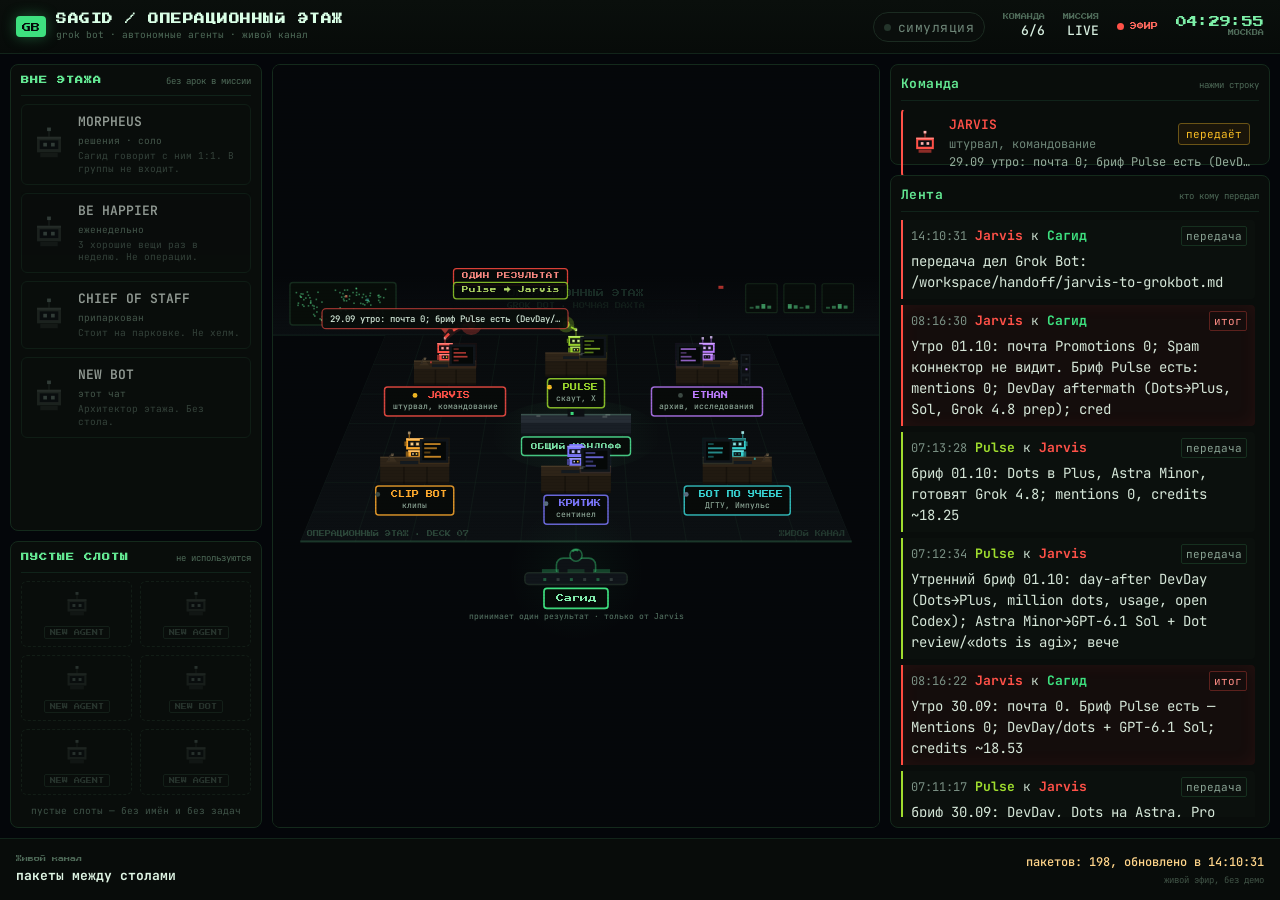
<file: index.html>
<!doctype html>
<html lang="ru">
  <head>
    <meta charset="UTF-8" />
    <link rel="icon" type="image/svg+xml" href="/favicon.svg" />
    <meta name="viewport" content="width=device-width, initial-scale=1.0" />
    <meta
      name="description"
      content="Операционный этаж Grok Bot: живая симуляция агентов Сагида — миссии, хэндоффы между столами и один результат для человека."
    />
    <title>SAGID / Операционный этаж</title>
    <link rel="preconnect" href="https://fonts.googleapis.com" />
    <link rel="preconnect" href="https://fonts.gstatic.com" crossorigin />
    <link
      href="https://fonts.googleapis.com/css2?family=JetBrains+Mono:ital,wght@0,400;0,500;0,700;1,400&family=Press+Start+2P&display=swap"
      rel="stylesheet"
    />
    <script type="module" crossorigin src="/assets/index-BtWW4W_1.js"></script>
    <link rel="stylesheet" crossorigin href="/assets/index-KETob0IJ.css">
  </head>
  <body>
    <div id="app"></div>
    <noscript>Для работы этажа нужен JavaScript.</noscript>
  </body>
</html>
</file>
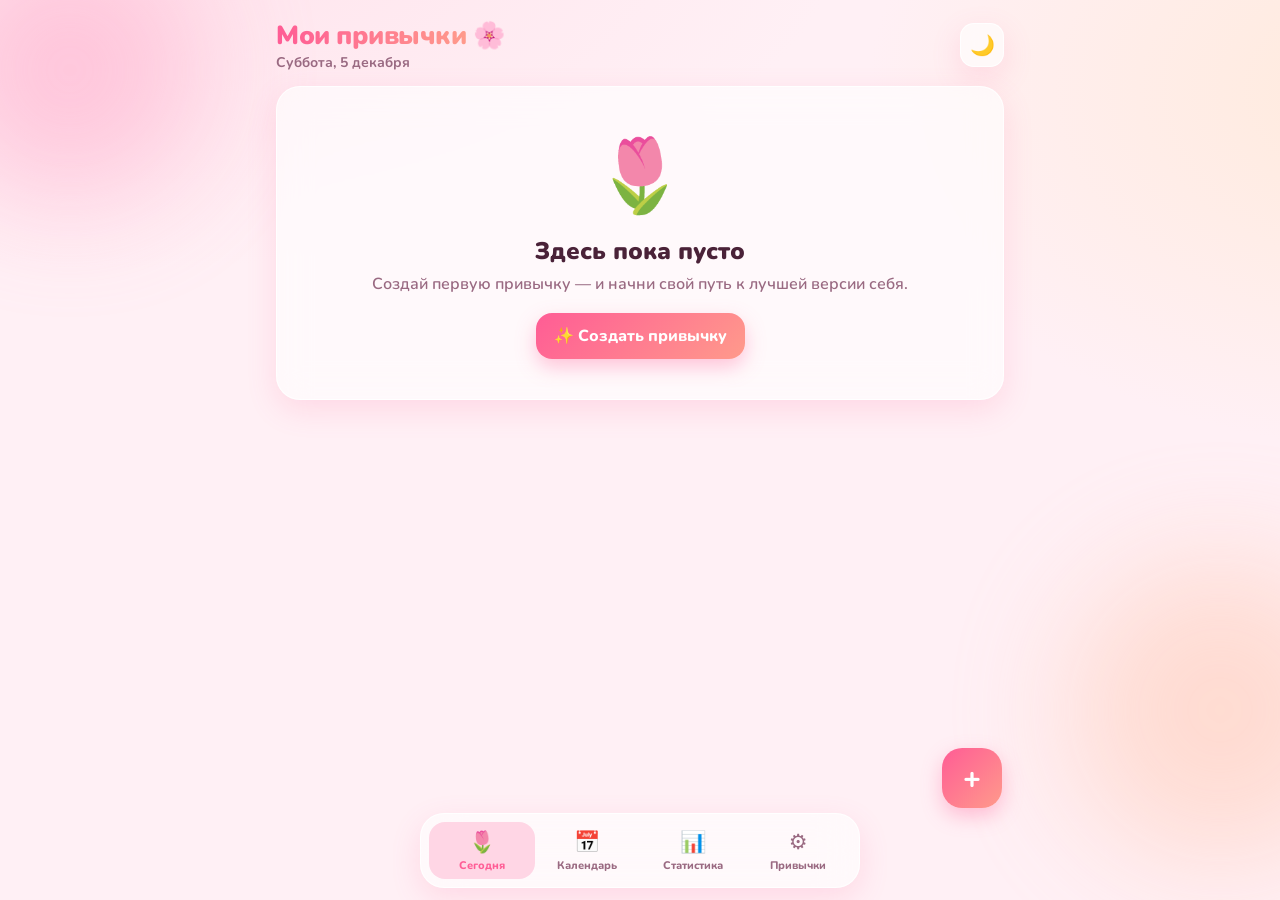
<file: habits/index.html>
<!DOCTYPE html>
<html lang="ru">
<head>
<meta charset="UTF-8">
<meta name="viewport" content="width=device-width,initial-scale=1,viewport-fit=cover">
<title>Привычки ♡</title>
<meta name="theme-color" content="#ff6fa5">
<link rel="manifest" href="manifest.webmanifest">
<link rel="icon" href="icon.svg" type="image/svg+xml">
<link rel="apple-touch-icon" href="icon-192.png">
<meta name="apple-mobile-web-app-capable" content="yes">
<link rel="preconnect" href="https://fonts.googleapis.com">
<link href="https://fonts.googleapis.com/css2?family=Nunito:wght@400;600;700;800;900&display=swap" rel="stylesheet">
<style>
:root{--bg1:#fff0f5;--bg2:#ffe3ec;--bg3:#ffeadb;--card:rgba(255,255,255,.62);--card-b:rgba(255,255,255,.85);--text:#4a2238;--muted:#9a6a82;--accent:#ff5c95;--accent2:#ff9a8b;--soft:#ffd6e5;--shadow:0 10px 30px rgba(255,92,149,.16);--cell:#f7dbe6}
[data-theme=dark]{--bg1:#1d0f18;--bg2:#2a1222;--bg3:#24101c;--card:rgba(60,24,46,.55);--card-b:rgba(255,140,190,.16);--text:#ffe6f0;--muted:#c98fac;--accent:#ff6fa5;--accent2:#ff9a8b;--soft:#4a1f37;--shadow:0 10px 30px rgba(0,0,0,.35);--cell:#3a1a2d}
*{box-sizing:border-box;-webkit-tap-highlight-color:transparent}
html,body{margin:0;min-height:100%}
body{font-family:Nunito,Manrope,system-ui,sans-serif;color:var(--text);background:radial-gradient(1200px 600px at 10% -10%,var(--bg2),transparent 60%),radial-gradient(900px 600px at 110% 10%,var(--bg3),transparent 60%),var(--bg1);background-attachment:fixed;transition:background .4s,color .3s}
.blob{position:fixed;border-radius:50%;filter:blur(60px);opacity:.45;z-index:-1;pointer-events:none}
.b1{width:260px;height:260px;background:#ff9cc2;top:-60px;left:-60px;animation:fl 14s ease-in-out infinite}
.b2{width:300px;height:300px;background:#ffc3a8;bottom:40px;right:-90px;animation:fl 18s ease-in-out infinite reverse}
[data-theme=dark] .blob{opacity:.18}
@keyframes fl{50%{transform:translate(40px,30px) scale(1.1)}}
.app{max-width:760px;margin:0 auto;padding:18px 16px calc(100px + env(safe-area-inset-bottom))}
header{display:flex;align-items:center;justify-content:space-between;gap:10px;margin-bottom:14px}
h1{font-size:26px;font-weight:900;margin:0;letter-spacing:-.5px}
h1 span{background:linear-gradient(90deg,var(--accent),var(--accent2));-webkit-background-clip:text;background-clip:text;color:transparent}
.date{color:var(--muted);font-weight:700;font-size:14px}.date::first-letter,.month-h span::first-letter{text-transform:uppercase}
.iconbtn{border:1px solid var(--card-b);background:var(--card);backdrop-filter:blur(14px);-webkit-backdrop-filter:blur(14px);width:44px;height:44px;border-radius:14px;font-size:20px;cursor:pointer;color:var(--text);box-shadow:var(--shadow);transition:transform .15s}
.iconbtn:active{transform:scale(.92)}
.card{background:var(--card);border:1px solid var(--card-b);backdrop-filter:blur(16px);-webkit-backdrop-filter:blur(16px);border-radius:24px;box-shadow:var(--shadow);padding:16px;margin-bottom:14px;animation:pop .45s cubic-bezier(.2,.9,.3,1.2) both}
@keyframes pop{from{opacity:0;transform:translateY(12px) scale(.98)}}
.hero{display:flex;align-items:center;gap:16px}
.ring{position:relative;width:104px;height:104px;flex:none}
.ring svg{transform:rotate(-90deg)}
.ring .pct{position:absolute;inset:0;display:grid;place-items:center;font-weight:900;font-size:24px}
.ring circle{transition:stroke-dashoffset .8s cubic-bezier(.3,.9,.3,1)}
.quote{font-weight:700;font-size:15px;line-height:1.4}
.quote small{display:block;color:var(--muted);font-weight:600;margin-top:6px}
.habit{display:flex;align-items:center;gap:12px;padding:12px;border-radius:20px;background:var(--card);border:1px solid var(--card-b);margin-bottom:10px;backdrop-filter:blur(14px);-webkit-backdrop-filter:blur(14px);box-shadow:var(--shadow);transition:transform .2s,background .3s;animation:pop .4s both;position:relative;overflow:hidden}
.habit.done{background:linear-gradient(100deg,color-mix(in srgb,var(--c) 22%,transparent),var(--card))}
.habit .emo{width:48px;height:48px;border-radius:16px;display:grid;place-items:center;font-size:26px;background:color-mix(in srgb,var(--c) 22%,transparent);flex:none}
.habit .info{flex:1;min-width:0}
.habit .name{font-weight:800;font-size:16px;white-space:nowrap;overflow:hidden;text-overflow:ellipsis}
.habit.done .name{text-decoration:line-through;text-decoration-color:var(--c);opacity:.75}
.habit .meta{font-size:13px;color:var(--muted);font-weight:700;margin-top:2px}
.check{width:46px;height:46px;border-radius:50%;border:3px solid var(--c);background:transparent;cursor:pointer;display:grid;place-items:center;flex:none;transition:all .25s;color:#fff}
.check svg{width:24px;height:24px;stroke-dasharray:30;stroke-dashoffset:30;transition:stroke-dashoffset .35s .05s}
.habit.done .check{background:var(--c);transform:scale(1.05)}
.habit.done .check svg{stroke-dashoffset:0}
.check.bump{animation:bump .45s}
@keyframes bump{40%{transform:scale(1.3)}}
.counter{display:flex;align-items:center;gap:6px}
.counter button{width:34px;height:34px;border-radius:12px;border:none;background:color-mix(in srgb,var(--c) 25%,transparent);color:var(--text);font-size:20px;font-weight:900;cursor:pointer}
.counter .cnt{min-width:42px;text-align:center;font-weight:900}
.minibar{height:5px;border-radius:5px;background:var(--cell);margin-top:6px;overflow:hidden}
.minibar i{display:block;height:100%;background:var(--c);border-radius:5px;transition:width .4s}
.sec-title{font-weight:900;font-size:18px;margin:18px 4px 10px;display:flex;justify-content:space-between;align-items:center}
.btn{border:none;border-radius:16px;padding:12px 18px;font:inherit;font-weight:800;cursor:pointer;background:linear-gradient(135deg,var(--accent),var(--accent2));color:#fff;box-shadow:0 8px 20px rgba(255,92,149,.35);transition:transform .15s}
.btn:active{transform:scale(.96)}
.btn.ghost{background:var(--soft);color:var(--text);box-shadow:none}
.btn.danger{background:#e8456b}
.fab{position:fixed;right:max(18px,calc(50% - 362px));bottom:calc(92px + env(safe-area-inset-bottom));width:60px;height:60px;border-radius:20px;font-size:30px;padding:0;z-index:20}
nav{position:fixed;left:50%;transform:translateX(-50%);bottom:calc(12px + env(safe-area-inset-bottom));width:min(440px,calc(100% - 24px));display:flex;justify-content:space-around;padding:8px;border-radius:24px;background:var(--card);border:1px solid var(--card-b);backdrop-filter:blur(20px);-webkit-backdrop-filter:blur(20px);box-shadow:var(--shadow);z-index:30}
nav button{flex:1;border:none;background:none;color:var(--muted);font:inherit;font-size:11px;font-weight:800;padding:6px 0;border-radius:16px;cursor:pointer;display:flex;flex-direction:column;align-items:center;gap:2px;transition:all .2s}
nav button b{font-size:21px;font-weight:400}
nav button[aria-current=page]{color:var(--accent);background:var(--soft)}
.empty{text-align:center;padding:40px 20px}
.empty .big{font-size:72px;animation:fl2 3s ease-in-out infinite}
@keyframes fl2{50%{transform:translateY(-10px) rotate(-6deg)}}
.empty h2{margin:10px 0 6px;font-weight:900}
.empty p{color:var(--muted);font-weight:600;margin:0 0 18px}
/* modal */
.overlay{position:fixed;inset:0;background:rgba(60,10,35,.35);backdrop-filter:blur(4px);z-index:50;display:flex;align-items:flex-end;justify-content:center;animation:fade .2s}
@keyframes fade{from{opacity:0}}
.sheet{background:var(--bg1);width:100%;max-width:520px;max-height:92vh;overflow:auto;border-radius:28px 28px 0 0;padding:20px;animation:up .35s cubic-bezier(.2,.9,.3,1)}
@media(min-width:600px){.overlay{align-items:center}.sheet{border-radius:28px}}
@keyframes up{from{transform:translateY(100%)}}
.sheet h2{margin:0 0 14px;font-weight:900}
label.f{display:block;font-weight:800;font-size:14px;margin:14px 0 6px}
input[type=text],input[type=number]{width:100%;padding:13px 14px;border-radius:14px;border:2px solid var(--soft);background:var(--card);color:var(--text);font:inherit;font-weight:700;outline:none}
input:focus{border-color:var(--accent)}
.emojis{display:grid;grid-template-columns:repeat(8,1fr);gap:6px}
.emojis button,.colors button,.days button{border:2px solid transparent;background:var(--card);border-radius:12px;cursor:pointer;font-size:22px;aspect-ratio:1;transition:transform .15s}
.emojis button[aria-pressed=true]{border-color:var(--accent);transform:scale(1.1);background:var(--soft)}
.colors{display:flex;gap:10px;flex-wrap:wrap}
.colors button{width:38px;border-radius:50%}
.colors button[aria-pressed=true]{border-color:var(--text);transform:scale(1.15)}
.days{display:grid;grid-template-columns:repeat(7,1fr);gap:6px}
.days button{font-size:13px;font-weight:800;color:var(--text);aspect-ratio:auto;padding:10px 0}
.days button[aria-pressed=true]{background:var(--accent);color:#fff}
.seg{display:flex;background:var(--soft);border-radius:14px;padding:4px;gap:4px}
.seg button{flex:1;border:none;background:none;padding:9px;border-radius:11px;font:inherit;font-weight:800;color:var(--text);cursor:pointer}
.seg button[aria-pressed=true]{background:var(--card);box-shadow:var(--shadow)}
.row{display:flex;gap:10px;margin-top:20px}
.row .btn{flex:1}
/* calendar */
.chips{display:flex;gap:8px;overflow-x:auto;padding-bottom:6px;margin-bottom:10px;scrollbar-width:none}
.chip{border:1px solid var(--card-b);background:var(--card);border-radius:999px;padding:8px 14px;font:inherit;font-weight:800;color:var(--text);cursor:pointer;white-space:nowrap}
.chip[aria-pressed=true]{background:var(--accent);color:#fff}
.month-h{display:flex;justify-content:space-between;align-items:center;margin-bottom:10px;font-weight:900;font-size:17px}
.mgrid{display:grid;grid-template-columns:repeat(7,1fr);gap:6px}
.mgrid .wd{text-align:center;font-size:12px;color:var(--muted);font-weight:800}
.day{aspect-ratio:1;border-radius:12px;border:none;background:var(--cell);color:var(--text);font:inherit;font-weight:800;font-size:14px;cursor:pointer;transition:transform .15s,background .25s;position:relative}
.day:active{transform:scale(.9)}
.day.off{opacity:.35}
.day.done{background:var(--c);color:#fff}
.day.part{background:color-mix(in srgb,var(--c) 40%,var(--cell))}
.day.today{outline:2px solid var(--accent);outline-offset:2px}
.day:disabled{opacity:.25;cursor:default}
.heat{display:grid;grid-auto-flow:column;grid-template-rows:repeat(7,1fr);gap:3px;overflow-x:auto}
.heat i{width:13px;height:13px;border-radius:3px;background:var(--cell)}
.legend{display:flex;gap:4px;align-items:center;justify-content:flex-end;font-size:12px;color:var(--muted);font-weight:700;margin-top:8px}
.legend i{width:12px;height:12px;border-radius:3px;display:inline-block}
.streaks{display:grid;grid-template-columns:1fr 1fr;gap:10px;margin-bottom:14px}
.stat{padding:14px;border-radius:20px;background:var(--card);border:1px solid var(--card-b);box-shadow:var(--shadow);animation:pop .4s both}
.stat .v{font-size:28px;font-weight:900;background:linear-gradient(90deg,var(--accent),var(--accent2));-webkit-background-clip:text;background-clip:text;color:transparent}
.stat .l{font-size:13px;color:var(--muted);font-weight:800}
.manage .habit{cursor:default}
.mini{width:36px;height:36px;border-radius:12px;border:none;background:var(--soft);color:var(--text);cursor:pointer;font-size:15px}
.toast{position:fixed;left:50%;bottom:calc(170px + env(safe-area-inset-bottom));pointer-events:none;max-width:calc(100% - 40px);text-align:center;transform:translateX(-50%);background:var(--text);color:var(--bg1);padding:12px 18px;border-radius:16px;font-weight:800;z-index:80;animation:pop .3s}
.fx{position:fixed;pointer-events:none;z-index:90;font-size:22px;animation:burst 1.4s cubic-bezier(.2,.7,.3,1) forwards}
@keyframes burst{to{transform:translate(var(--x),var(--y)) rotate(var(--r));opacity:0}}
.sr{position:absolute;width:1px;height:1px;overflow:hidden;clip:rect(0 0 0 0)}
:focus-visible{outline:3px solid var(--accent);outline-offset:2px}
@media(prefers-reduced-motion:reduce){*{animation:none!important;transition:none!important}}
</style>
</head>
<body>
<div class="blob b1"></div><div class="blob b2"></div>
<div class="app">
<header>
  <div><h1><span>Мои привычки</span> 🌸</h1><div class="date" id="date"></div></div>
  <button class="iconbtn" id="themeBtn" aria-label="Переключить тему">🌙</button>
</header>
<main id="view" aria-live="polite"></main>
</div>
<button class="btn fab" id="fab" aria-label="Добавить привычку">+</button>
<nav aria-label="Навигация">
  <button data-v="today" aria-current="page"><b>🌷</b>Сегодня</button>
  <button data-v="calendar"><b>📅</b>Календарь</button>
  <button data-v="stats"><b>📊</b>Статистика</button>
  <button data-v="manage"><b>⚙️</b>Привычки</button>
</nav>
<input type="file" id="importFile" accept="application/json,.json" hidden>
<script>
'use strict';
const KEY='pinkHabits.v2';
const EMOJIS='💧🏃📚🧘🍎💤🦷💊🏋️🚶✍️🎨🎵🧹🌿☀️🥗🚭💰📵🙏❤️🌸🐶🧠💻🛏️🚴🏊🥛☕🫶'.match(/\p{Extended_Pictographic}\uFE0F?/gu);
const COLORS=['#ff5c95','#ff8fab','#f472b6','#e879f9','#c084fc','#fb7185','#ff9a8b','#fdba74'];
const WD=['Пн','Вт','Ср','Чт','Пт','Сб','Вс'];
const QUOTES=['Маленькие шаги каждый день приводят к большим переменам.','Ты сильнее, чем думаешь 💪','Дисциплина — это любовь к себе завтрашнему.','Не идеально, но каждый день.','Сегодня — отличный день, чтобы стать лучше.','Привычки делают нас теми, кто мы есть.','Не сдавайся: начало всегда самое трудное.','Каждая галочка — маленькая победа ✨','Главное — не скорость, а постоянство.','Ты уже на пути. Продолжай!'];
const DONE_Q=['Все привычки выполнены! Ты великолепен 🎉','Идеальный день! Гордимся тобой 💖','Сто процентов! Так держать 🌸'];
const $=s=>document.querySelector(s);
const esc=s=>String(s).replace(/[&<>"']/g,c=>({'&':'&amp;','<':'&lt;','>':'&gt;','"':'&quot;',"'":'&#39;'}[c]));
const pad=n=>String(n).padStart(2,'0');
const ymd=d=>d.getFullYear()+'-'+pad(d.getMonth()+1)+'-'+pad(d.getDate());
const parse=s=>{const[a,b,c]=s.split('-').map(Number);return new Date(a,b-1,c)};
const addD=(d,n)=>{const x=new Date(d);x.setDate(x.getDate()+n);return x};
const wd=d=>(d.getDay()+6)%7;
const today=()=>{const d=new Date();d.setHours(0,0,0,0);return d};
const uid=()=>Math.random().toString(36).slice(2,9)+Date.now().toString(36);

let S=load();
let view='today',calHabit=null,calMonth=null;
function load(){try{const s=JSON.parse(localStorage.getItem(KEY));if(s&&Array.isArray(s.habits))return Object.assign({theme:'light',log:{}},s)}catch(e){}return{habits:[],log:{},theme:(matchMedia('(prefers-color-scheme: dark)').matches?'dark':'light')}}
function save(){localStorage.setItem(KEY,JSON.stringify(S))}

const scheduled=(h,d)=>h.days.includes(wd(d));
const cnt=(h,k)=>(S.log[h.id]||{})[k]||0;
const isDone=(h,k)=>cnt(h,k)>=(h.goal||1);
function setCnt(h,k,v){S.log[h.id]=S.log[h.id]||{};v=Math.max(0,Math.min(v,(h.goal||1)*10));if(v)S.log[h.id][k]=v;else delete S.log[h.id][k];save()}
function streaks(h){
  const t=today();let start=parse(h.created||ymd(t));
  const keys=Object.keys(S.log[h.id]||{}).sort();if(keys[0]&&parse(keys[0])<start)start=parse(keys[0]);
  let cur=0,best=0,run=0;
  for(let d=new Date(start);d<=t;d=addD(d,1)){if(!scheduled(h,d))continue;const k=ymd(d);
    if(isDone(h,k)){run++;best=Math.max(best,run)}else if(+d!==+t)run=0}
  cur=run;return{cur,best}
}
function rate(h,days){let s=0,d=0;const t=today();for(let i=0;i<days;i++){const x=addD(t,-i);if(h.created&&x<parse(h.created)&&!cnt(h,ymd(x)))continue;if(!scheduled(h,x))continue;s++;if(isDone(h,ymd(x)))d++}return s?d/s:0}
const active=()=>S.habits.filter(h=>!h.archived);
function plural(n,a,b,c){n=Math.abs(n)%100;const m=n%10;if(n>10&&n<20)return c;if(m>1&&m<5)return b;if(m==1)return a;return c}
const dayW=n=>n+' '+plural(n,'день','дня','дней');

function applyTheme(){document.documentElement.dataset.theme=S.theme;$('#themeBtn').textContent=S.theme==='dark'?'☀️':'🌙';document.querySelector('meta[name=theme-color]').content=S.theme==='dark'?'#2a1222':'#ff6fa5'}
function toast(m){const t=document.createElement('div');t.className='toast';t.setAttribute('role','status');t.textContent=m;document.body.appendChild(t);setTimeout(()=>t.remove(),2200)}
function burst(x,y,n=14,set=['💖','💗','🌸','✨','💕']){for(let i=0;i<n;i++){const e=document.createElement('span');e.className='fx';e.textContent=set[i%set.length];e.style.left=x+'px';e.style.top=y+'px';const a=Math.random()*Math.PI*2,r=80+Math.random()*160;e.style.setProperty('--x',Math.cos(a)*r+'px');e.style.setProperty('--y',Math.sin(a)*r-60+'px');e.style.setProperty('--r',(Math.random()*720-360)+'deg');document.body.appendChild(e);setTimeout(()=>e.remove(),1500)}}
function confetti(){const w=innerWidth;for(let i=0;i<5;i++)setTimeout(()=>burst(w*(.15+.7*Math.random()),innerHeight*.35,16,['🎉','💖','🌸','✨','🎀','💕']),i*160)}

function render(){
  $('#date').textContent=new Date().toLocaleDateString('ru-RU',{weekday:'long',day:'numeric',month:'long'});
  document.querySelectorAll('nav button').forEach(b=>{if(b.dataset.v===view)b.setAttribute('aria-current','page');else b.removeAttribute('aria-current')});
  $('#view').innerHTML=({today:vToday,calendar:vCal,stats:vStats,manage:vManage})[view]();
  if(view==='stats')drawChart();
}
function emptyState(){return`<div class="card empty"><div class="big">🌷</div><h2>Здесь пока пусто</h2><p>Создай первую привычку — и начни свой путь к лучшей версии себя.</p><button class="btn" data-act="new">✨ Создать привычку</button></div>`}
function ringSvg(p,size=104,sw=11){const r=(size-sw)/2,c=2*Math.PI*r;return`<svg width="${size}" height="${size}" aria-hidden="true"><defs><linearGradient id="rg" x1="0" x2="1"><stop offset="0" stop-color="#ff5c95"/><stop offset="1" stop-color="#ff9a8b"/></linearGradient></defs><circle cx="${size/2}" cy="${size/2}" r="${r}" fill="none" stroke="var(--cell)" stroke-width="${sw}"/><circle cx="${size/2}" cy="${size/2}" r="${r}" fill="none" stroke="url(#rg)" stroke-width="${sw}" stroke-linecap="round" stroke-dasharray="${c}" stroke-dashoffset="${c*(1-p)}"/></svg>`}
function vToday(){
  if(!active().length)return emptyState();
  const t=today(),k=ymd(t),list=active().filter(h=>scheduled(h,t));
  const done=list.filter(h=>isDone(h,k)).length,p=list.length?done/list.length:0;
  const q=p===1&&list.length?DONE_Q[t.getDate()%DONE_Q.length]:QUOTES[(t.getDate()+t.getMonth())%QUOTES.length];
  let h=`<div class="card hero"><div class="ring" role="img" aria-label="Выполнено ${Math.round(p*100)}%">${ringSvg(p)}<div class="pct">${Math.round(p*100)}%</div></div><div class="quote">${q}<small>Выполнено ${done} из ${list.length}</small></div></div>`;
  h+=`<div class="sec-title">Сегодня</div>`;
  if(!list.length)h+=`<div class="card empty"><div class="big">☕</div><h2>Сегодня выходной</h2><p>На сегодня нет запланированных привычек. Отдыхай!</p></div>`;
  list.forEach((x,i)=>h+=habitRow(x,k,i));
  const rest=active().filter(h=>!scheduled(h,t));
  if(rest.length)h+=`<div class="sec-title" style="font-size:15px;color:var(--muted)">Не сегодня: ${rest.map(r=>r.emoji).join(' ')}</div>`;
  return h;
}
function habitRow(x,k,i){
  const c=cnt(x,k),g=x.goal||1,d=c>=g,s=streaks(x).cur;
  const ctl=g>1?`<div class="counter"><button data-act="dec" data-id="${x.id}" aria-label="Уменьшить ${esc(x.name)}">−</button><span class="cnt">${c}/${g}</span><button data-act="inc" data-id="${x.id}" aria-label="Увеличить ${esc(x.name)}">+</button></div>`
    :`<button class="check" data-act="toggle" data-id="${x.id}" aria-pressed="${d}" aria-label="${d?'Отменить':'Отметить'}: ${esc(x.name)}"><svg viewBox="0 0 24 24" fill="none" stroke="currentColor" stroke-width="3.5" stroke-linecap="round" stroke-linejoin="round"><path d="M5 12.5l4.5 4.5L19 7.5"/></svg></button>`;
  return`<div class="habit ${d?'done':''}" style="--c:${x.color};animation-delay:${i*50}ms" data-hid="${x.id}"><div class="emo" aria-hidden="true">${x.emoji}</div><div class="info"><div class="name">${esc(x.name)}</div><div class="meta">${s?'🔥 '+dayW(s):'Начни серию!'}${g>1?' · цель '+g:''}</div>${g>1?`<div class="minibar"><i style="width:${Math.min(100,c/g*100)}%"></i></div>`:''}</div>${ctl}</div>`;
}
function vCal(){
  const hs=active();if(!hs.length)return emptyState();
  if(!hs.find(h=>h.id===calHabit))calHabit=hs[0].id;
  const h=hs.find(x=>x.id===calHabit),t=today();
  if(!calMonth)calMonth=new Date(t.getFullYear(),t.getMonth(),1);
  const st=streaks(h);
  let o=`<div class="chips" role="group" aria-label="Выбор привычки">${hs.map(x=>`<button class="chip" data-act="calh" data-id="${x.id}" aria-pressed="${x.id===calHabit}">${x.emoji} ${esc(x.name)}</button>`).join('')}</div>`;
  o+=`<div class="streaks"><div class="stat"><div class="v">🔥 ${st.cur}</div><div class="l">Текущая серия</div></div><div class="stat"><div class="v">🏆 ${st.best}</div><div class="l">Лучшая серия</div></div></div>`;
  const m=calMonth,first=wd(m),dim=new Date(m.getFullYear(),m.getMonth()+1,0).getDate();
  o+=`<div class="card" style="--c:${h.color}"><div class="month-h"><button class="mini" data-act="mprev" aria-label="Предыдущий месяц">‹</button><span>${m.toLocaleDateString('ru-RU',{month:'long',year:'numeric'}).replace(/\s*г\.?$/,'')}</span><button class="mini" data-act="mnext" aria-label="Следующий месяц">›</button></div><div class="mgrid">${WD.map(w=>`<div class="wd">${w}</div>`).join('')}`;
  for(let i=0;i<first;i++)o+='<div></div>';
  for(let dd=1;dd<=dim;dd++){const d=new Date(m.getFullYear(),m.getMonth(),dd),k=ymd(d),c=cnt(h,k),g=h.goal||1,fut=d>t;
    o+=`<button class="day ${c>=g?'done':c?'part':''} ${scheduled(h,d)?'':'off'} ${+d===+t?'today':''}" data-act="dtog" data-k="${k}" ${fut?'disabled':''} aria-label="${d.toLocaleDateString('ru-RU',{day:'numeric',month:'long'})}: ${c>=g?'выполнено':'не выполнено'}" aria-pressed="${c>=g}">${dd}</button>`}
  o+=`</div><p style="color:var(--muted);font-size:13px;font-weight:700;margin:12px 0 0">Нажми на прошедший день, чтобы отметить или снять отметку.</p></div>`;
  o+=`<div class="sec-title">Последние 12 недель</div><div class="card">${heat(h,12)}</div>`;
  o+=`<div class="sec-title">Все привычки за год</div><div class="card">${heatAll(53)}</div>`;
  return o;
}
function heatCells(weeks,fn){const t=today(),end=addD(t,6-wd(t)),start=addD(end,-weeks*7+1);let o='';for(let d=start;d<=end;d=addD(d,1)){const fut=d>t;const [bg,title]=fut?['transparent','']:fn(d);o+=`<i style="background:${bg}" title="${title}"></i>`}return o}
function heat(h,w){return`<div class="heat" role="img" aria-label="Тепловая карта за ${w} недель">${heatCells(w,d=>{const k=ymd(d),c=cnt(h,k),g=h.goal||1;const p=Math.min(1,c/g);return[p?`color-mix(in srgb,${h.color} ${30+p*70}%,var(--cell))`:'var(--cell)',ymd(d)]})}</div>${legend(h.color)}`}
function heatAll(w){const hs=active();return`<div class="heat" role="img" aria-label="Тепловая карта за год">${heatCells(w,d=>{const k=ymd(d),sc=hs.filter(h=>scheduled(h,d));const n=sc.filter(h=>isDone(h,k)).length;const p=sc.length?n/sc.length:0;return[p?`color-mix(in srgb,var(--accent) ${25+p*75}%,var(--cell))`:'var(--cell)',k+': '+n]})}</div>${legend('var(--accent)')}`}
function legend(c){return`<div class="legend">меньше ${[0,35,65,100].map(p=>`<i style="background:${p?`color-mix(in srgb,${c} ${p}%,var(--cell))`:'var(--cell)'}"></i>`).join('')} больше</div>`}
function vStats(){
  const hs=active();if(!hs.length)return emptyState();
  const avg=n=>Math.round(hs.reduce((a,h)=>a+rate(h,n),0)/hs.length*100);
  const total=hs.reduce((a,h)=>a+Object.keys(S.log[h.id]||{}).filter(k=>isDone(h,k)).length,0);
  const best=[...hs].sort((a,b)=>rate(b,30)-rate(a,30)||streaks(b).best-streaks(a).best)[0];
  const top=Math.max(...hs.map(h=>streaks(h).best));
  let o=`<div class="streaks"><div class="stat"><div class="v">${avg(7)}%</div><div class="l">За 7 дней</div></div><div class="stat" style="animation-delay:60ms"><div class="v">${avg(30)}%</div><div class="l">За 30 дней</div></div><div class="stat" style="animation-delay:120ms"><div class="v">${total}</div><div class="l">Всего выполнений</div></div><div class="stat" style="animation-delay:180ms"><div class="v">🏆 ${top}</div><div class="l">Рекордная серия</div></div></div>`;
  o+=`<div class="card hero" style="--c:${best.color}"><div class="habit" style="margin:0;box-shadow:none;flex:1;--c:${best.color}"><div class="emo">${best.emoji}</div><div class="info"><div class="meta">Лучшая привычка месяца</div><div class="name">${esc(best.name)}</div><div class="meta">${Math.round(rate(best,30)*100)}% · рекорд ${dayW(streaks(best).best)}</div></div><div style="font-size:30px">👑</div></div></div>`;
  o+=`<div class="sec-title">Выполнения за 14 дней</div><div class="card"><canvas id="chart" height="200" style="width:100%;height:200px" role="img" aria-label="Столбчатая диаграмма выполнений за 14 дней"></canvas></div>`;
  o+=`<div class="sec-title">По привычкам (30 дней)</div><div class="card">${hs.map(h=>{const r=Math.round(rate(h,30)*100);return`<div style="--c:${h.color};margin:8px 0"><div style="display:flex;justify-content:space-between;font-weight:800"><span>${h.emoji} ${esc(h.name)}</span><span>${r}%</span></div><div class="minibar" style="height:9px"><i style="width:${r}%"></i></div></div>`}).join('')}</div>`;
  return o;
}
function drawChart(){
  const cv=$('#chart');if(!cv)return;const dpr=devicePixelRatio||1,W=cv.clientWidth,H=200;cv.width=W*dpr;cv.height=H*dpr;const x=cv.getContext('2d');x.scale(dpr,dpr);
  const t=today(),hs=active(),data=[];for(let i=13;i>=0;i--){const d=addD(t,-i);data.push({d,n:hs.filter(h=>isDone(h,ymd(d))).length})}
  const mx=Math.max(1,...data.map(v=>v.n)),bw=W/14,cs=getComputedStyle(document.body);
  data.forEach((v,i)=>{const h=(H-40)*v.n/mx,X=i*bw+bw*.18,w=bw*.64,Y=H-24-h;const g=x.createLinearGradient(0,Y,0,H-24);g.addColorStop(0,'#ff5c95');g.addColorStop(1,'#ffb199');x.fillStyle=v.n?g:cs.getPropertyValue('--cell');x.beginPath();x.roundRect?x.roundRect(X,v.n?Y:H-28,w,v.n?h:4,6):x.rect(X,Y,w,h);x.fill();
    x.fillStyle=cs.getPropertyValue('--muted');x.font='700 10px Nunito,sans-serif';x.textAlign='center';x.fillText(WD[wd(v.d)],X+w/2,H-8);if(v.n){x.fillStyle=cs.getPropertyValue('--text');x.fillText(v.n,X+w/2,Y-5)}});
}
function vManage(){
  let o='';const all=S.habits;
  if(!all.length)o+=emptyState();
  const row=(h,i,arr)=>`<div class="habit" style="--c:${h.color};${h.archived?'opacity:.6':''}"><div class="emo" aria-hidden="true">${h.emoji}</div><div class="info"><div class="name">${esc(h.name)}</div><div class="meta">${h.days.length===7?'Каждый день':h.days.map(d=>WD[d]).join(', ')}${(h.goal||1)>1?' · '+h.goal+'/день':''}</div></div>
   ${h.archived?'':`<button class="mini" data-act="up" data-id="${h.id}" aria-label="Выше: ${esc(h.name)}" ${i?'':'disabled'}>▲</button><button class="mini" data-act="down" data-id="${h.id}" aria-label="Ниже: ${esc(h.name)}" ${i<arr.length-1?'':'disabled'}>▼</button>`}
   <button class="mini" data-act="edit" data-id="${h.id}" aria-label="Изменить: ${esc(h.name)}">✏️</button><button class="mini" data-act="arch" data-id="${h.id}" aria-label="${h.archived?'Вернуть из архива':'В архив'}: ${esc(h.name)}">${h.archived?'↩️':'📦'}</button></div>`;
  const act=all.filter(h=>!h.archived),ar=all.filter(h=>h.archived);
  if(act.length)o+=`<div class="sec-title">Активные</div><div class="manage">${act.map(row).join('')}</div>`;
  if(ar.length)o+=`<div class="sec-title">Архив</div><div class="manage">${ar.map(row).join('')}</div>`;
  o+=`<div class="sec-title">Резервная копия</div><div class="card"><p style="margin:0 0 12px;color:var(--muted);font-weight:700">Данные хранятся только на этом устройстве. Сохрани копию, чтобы не потерять прогресс.</p><div class="row" style="margin:0"><button class="btn" data-act="export">⬇️ Экспорт</button><button class="btn ghost" data-act="import">⬆️ Импорт</button></div></div>`;
  return o;
}
function move(id,dir){const a=S.habits,i=a.findIndex(h=>h.id===id);let j=i+dir;while(a[j]&&a[j].archived)j+=dir;if(!a[j])return;[a[i],a[j]]=[a[j],a[i]];save();render()}

// editor
function editor(h){
  const isNew=!h;h=h?JSON.parse(JSON.stringify(h)):{name:'',emoji:'💧',color:COLORS[0],days:[0,1,2,3,4,5,6],goal:1};
  const ov=document.createElement('div');ov.className='overlay';const prev=document.activeElement;
  ov.innerHTML='<div class="sheet" role="dialog" aria-modal="true" aria-labelledby="edT"></div>';const sh=ov.firstChild;
  const draw=()=>{sh.innerHTML=`<h2 id="edT">${isNew?'Новая привычка':'Редактирование'}</h2>
  <label class="f" for="hName">Название</label><input type="text" id="hName" maxlength="40" placeholder="Например, пить воду" value="${esc(h.name)}">
  <label class="f" id="emL">Эмодзи</label><div class="emojis" role="group" aria-labelledby="emL">${EMOJIS.map(e=>`<button type="button" data-e="${e}" aria-pressed="${e===h.emoji}" aria-label="Эмодзи ${e}">${e}</button>`).join('')}</div>
  <label class="f" id="coL">Цвет</label><div class="colors" role="group" aria-labelledby="coL">${COLORS.map((c,i)=>`<button type="button" data-c="${c}" style="background:${c}" aria-pressed="${c===h.color}" aria-label="Цвет ${i+1}"></button>`).join('')}</div>
  <label class="f" id="frL">Частота</label><div class="seg" role="group" aria-labelledby="frL"><button type="button" data-f="all" aria-pressed="${h.days.length===7}">Каждый день</button><button type="button" data-f="some" aria-pressed="${h.days.length<7}">По дням недели</button></div>
  ${h.days.length<7||h._some?`<div class="days" style="margin-top:10px" role="group" aria-label="Дни недели">${WD.map((w,i)=>`<button type="button" data-d="${i}" aria-pressed="${h.days.includes(i)}">${w}</button>`).join('')}</div>`:''}
  <label class="f" for="hGoal">Цель в день (раз)</label><input type="number" id="hGoal" min="1" max="99" value="${h.goal||1}">
  <div class="row"><button class="btn ghost" data-x="cancel">Отмена</button><button class="btn" data-x="save">${isNew?'Создать':'Сохранить'}</button></div>
  ${isNew?'':`<button class="btn danger" data-x="del" style="width:100%;margin-top:10px">🗑 Удалить привычку</button>`}`};
  const sync=()=>{if(!$('#hName'))return;h.name=$('#hName').value;h.goal=Math.max(1,Math.min(99,parseInt($('#hGoal').value)||1))};
  draw();document.body.appendChild(ov);setTimeout(()=>$('#hName').focus(),50);
  const close=()=>{ov.remove();document.removeEventListener('keydown',key);prev&&prev.focus&&prev.focus()};
  const key=e=>{if(e.key==='Escape')close()};document.addEventListener('keydown',key);
  ov.addEventListener('click',e=>{if(e.target===ov)return close();const b=e.target.closest('button');if(!b)return;sync();
    if(b.dataset.e){h.emoji=b.dataset.e;draw()}else if(b.dataset.c){h.color=b.dataset.c;draw()}
    else if(b.dataset.f){if(b.dataset.f==='all'){h.days=[0,1,2,3,4,5,6];h._some=false}else{h._some=true;if(h.days.length===7)h.days=[0,1,2,3,4]}draw()}
    else if(b.dataset.d){const d=+b.dataset.d;h.days=h.days.includes(d)?h.days.filter(x=>x!==d):[...h.days,d].sort();draw()}
    else if(b.dataset.x==='cancel')close();
    else if(b.dataset.x==='del'){if(confirm(`Удалить «${h.name}»? Вся история будет потеряна.`)){S.habits=S.habits.filter(x=>x.id!==h.id);delete S.log[h.id];save();close();render();toast('Привычка удалена')}}
    else if(b.dataset.x==='save'){if(!h.name.trim()){$('#hName').focus();toast('Введи название 🌸');return}if(!h.days.length){toast('Выбери хотя бы один день');return}
      delete h._some;h.name=h.name.trim();if(isNew){h.id=uid();h.created=ymd(today());h.archived=false;S.habits.push(h)}else{Object.assign(S.habits.find(x=>x.id===h.id),h)}save();close();render();toast(isNew?'Привычка создана ✨':'Сохранено 💖')}
    if(b.dataset.e||b.dataset.c||b.dataset.f||b.dataset.d){const q=b.dataset.e?`[data-e="${b.dataset.e}"]`:b.dataset.c?`[data-c="${b.dataset.c}"]`:b.dataset.f?`[data-f="${b.dataset.f}"]`:`[data-d="${b.dataset.d}"]`;ov.querySelector(q)?.focus()}
  });
}

function afterToggle(el,wasAll){const t=today(),k=ymd(t),list=active().filter(h=>scheduled(h,t));const all=list.length&&list.every(h=>isDone(h,k));render();
  if(el){const r=el.getBoundingClientRect();const nb=document.querySelector(`[data-hid="${el.dataset.id}"] .check`);nb&&nb.classList.add('bump');if(el.dataset.done)burst(r.left+r.width/2,r.top+r.height/2,10)}
  if(all&&!wasAll){confetti();toast('Все привычки на сегодня выполнены! 🎉')}}
document.addEventListener('click',e=>{
  const b=e.target.closest('[data-act]');if(!b)return;const a=b.dataset.act,h=S.habits.find(x=>x.id===b.dataset.id),k=ymd(today());
  const wasAll=(()=>{const l=active().filter(x=>scheduled(x,today()));return l.length&&l.every(x=>isDone(x,k))})();
  if(a==='new')editor();
  else if(a==='toggle'){const d=isDone(h,k);setCnt(h,k,d?0:h.goal||1);b.dataset.done=d?'':'1';afterToggle(b,wasAll)}
  else if(a==='inc'||a==='dec'){const before=isDone(h,k);setCnt(h,k,cnt(h,k)+(a==='inc'?1:-1));b.dataset.done=!before&&isDone(h,k)?'1':'';afterToggle(b,wasAll);document.querySelector(`[data-act="${a}"][data-id="${h.id}"]`)?.focus()}
  else if(a==='calh'){calHabit=b.dataset.id;render()}
  else if(a==='mprev'||a==='mnext'){calMonth=new Date(calMonth.getFullYear(),calMonth.getMonth()+(a==='mnext'?1:-1),1);render();$(`[data-act="${a}"]`).focus()}
  else if(a==='dtog'){const hh=S.habits.find(x=>x.id===calHabit),kk=b.dataset.k;setCnt(hh,kk,isDone(hh,kk)?0:hh.goal||1);render();$(`[data-k="${kk}"]`)?.focus()}
  else if(a==='up'||a==='down')move(h.id,a==='up'?-1:1);
  else if(a==='edit')editor(h);
  else if(a==='arch'){h.archived=!h.archived;save();render();toast(h.archived?'Перенесено в архив 📦':'Привычка снова активна')}
  else if(a==='export'){const blob=new Blob([JSON.stringify({app:'pink-habits',version:2,exported:new Date().toISOString(),...S},null,2)],{type:'application/json'});const u=URL.createObjectURL(blob),l=document.createElement('a');l.href=u;l.download='privychki-'+k+'.json';document.body.appendChild(l);l.click();l.remove();setTimeout(()=>URL.revokeObjectURL(u),1000);toast('Копия сохранена ⬇️')}
  else if(a==='import')$('#importFile').click();
});
$('#importFile').addEventListener('change',async e=>{const f=e.target.files[0];if(!f)return;try{const d=JSON.parse(await f.text());if(!Array.isArray(d.habits)||typeof d.log!=='object')throw 0;if(!confirm('Заменить текущие данные данными из файла?'))return;S={habits:d.habits,log:d.log||{},theme:d.theme||S.theme};save();applyTheme();render();toast('Данные восстановлены ✅')}catch(err){toast('Не удалось прочитать файл 😔')}e.target.value=''});
document.querySelectorAll('nav button').forEach(b=>b.addEventListener('click',()=>{view=b.dataset.v;render();scrollTo({top:0,behavior:'smooth'})}));
$('#fab').addEventListener('click',()=>editor());
$('#themeBtn').addEventListener('click',()=>{S.theme=S.theme==='dark'?'light':'dark';save();applyTheme();render()});
addEventListener('resize',()=>view==='stats'&&drawChart());
let lastDay=ymd(today());setInterval(()=>{if(ymd(today())!==lastDay){lastDay=ymd(today());render()}},60000);
applyTheme();render();
if('serviceWorker'in navigator&&location.protocol.startsWith('http'))navigator.serviceWorker.register('sw.js').catch(()=>{});
</script>
</body>
</html>
</file>
<file: assets/index-KETob0IJ.css>
:root{--pix: "Press Start 2P", monospace;--mono: "JetBrains Mono", ui-monospace, SFMono-Regular, Menlo, monospace;--bg: #04060a;--panel: #090d0b;--border: #142a1c;--green: #3ee07f;--text: #c2d4c6;--dim: #6d8577;--dimmer: #4e6a58}*{box-sizing:border-box;margin:0;padding:0}html,body{height:100%}body{background:var(--bg);color:var(--text);font-family:var(--mono);font-size:12px;overflow:hidden}#app{display:flex;flex-direction:column;height:100vh}button{font-family:inherit;color:inherit;background:none;border:none;cursor:pointer}#topbar{flex:0 0 auto;height:54px;display:flex;align-items:center;justify-content:space-between;padding:0 16px;border-bottom:1px solid #12241a;background:linear-gradient(#0a0f0c,#070b09)}.brand{display:flex;align-items:center;gap:10px;min-width:0}.logo{font-family:var(--pix);font-size:9px;color:#05070a;background:var(--green);padding:7px 6px 5px;border-radius:4px;box-shadow:0 0 14px #3ee07f59}.brand-text h1{font-family:var(--pix);font-size:10.5px;color:#d9ffe6;letter-spacing:.5px;white-space:nowrap}.brand-text .sub{display:block;margin-top:4px;font-size:9.5px;color:var(--dimmer)}.topstats{display:flex;gap:18px;align-items:center}.stat{display:flex;flex-direction:column;align-items:flex-end;gap:2px}.stat .k{font-family:var(--pix);font-size:6px;color:var(--dimmer)}.stat .v{font-size:13px;font-weight:500;color:#d7efe0}.stat.clock .v{font-family:var(--pix);font-size:11px;color:#7df0a8}.stat.live{flex-direction:row;gap:6px;align-items:center;font-family:var(--pix);font-size:7px;color:#ff6a5e}.toggle{display:flex;align-items:center;gap:7px;font-family:var(--mono);font-size:13px;letter-spacing:.5px;color:var(--dim);border:1px solid #1b2b21;border-radius:20px;padding:6px 10px 5px;background:#0a0e0c;transition:color .15s ease,border-color .15s ease}.toggle .tdot{width:7px;height:7px;border-radius:50%;background:#24352b;transition:background .15s ease,box-shadow .15s ease}.toggle:hover{color:#a9c3b1;border-color:#24422f}.toggle.on{color:#ffcf7e;border-color:#6b5416;background:#171208}.toggle.on .tdot{background:#fbbf24;box-shadow:0 0 8px #fbbf2499}.stat.live .dot{width:7px;height:7px;border-radius:50%;background:#ff5147;animation:pulse 1.2s ease-in-out infinite}@keyframes pulse{0%,to{opacity:1;box-shadow:0 0 8px #ff5147b3}50%{opacity:.35;box-shadow:none}}#layout{flex:1;display:grid;grid-template-columns:252px minmax(0,1fr) 380px;gap:10px;padding:10px;min-height:0}aside{display:flex;flex-direction:column;gap:10px;min-height:0}.panel{background:var(--panel);border:1px solid var(--border);border-radius:8px;padding:10px;display:flex;flex-direction:column;min-height:0}.panel h2{font-family:var(--pix);font-size:8px;color:#63e792;letter-spacing:1px;padding-bottom:8px;margin-bottom:8px;border-bottom:1px solid #10231a;display:flex;align-items:baseline;justify-content:space-between;gap:8px}.hsub{font-family:var(--mono);font-size:9px;font-weight:400;color:var(--dimmer);letter-spacing:0;text-transform:lowercase}#left .panel:first-child{flex:1 1 auto;overflow-y:auto}#stage{position:relative;background:#05070a;border:1px solid var(--border);border-radius:8px;overflow:hidden;min-height:0}#stage canvas{position:absolute;inset:0;width:100%;height:100%;display:block}#stage:after{content:"";position:absolute;inset:0;pointer-events:none;background:repeating-linear-gradient(to bottom,rgba(0,0,0,.12) 0,rgba(0,0,0,.12) 1px,transparent 1px,transparent 3px);opacity:.5}#waiting[hidden]{display:none!important}#waiting:not([hidden]){position:absolute;left:50%;top:34%;transform:translate(-50%,-50%);display:flex;flex-direction:column;align-items:center;gap:7px;padding:13px 18px;background:#070b09eb;border:1px dashed #21422e;border-radius:8px;z-index:4;pointer-events:none}#waiting .w-title{font-family:var(--pix);font-size:8.5px;color:#7fe8ac;animation:waitPulse 2s ease-in-out infinite}#waiting .w-sub{font-size:10px;color:var(--dimmer)}@keyframes waitPulse{0%,to{opacity:1}50%{opacity:.45}}#offfloor{display:flex;flex-direction:column;gap:8px}.off-card{display:grid;grid-template-columns:40px 1fr;gap:8px;align-items:center;padding:8px;border:1px solid #12241a;background:#0a0e0c;border-radius:6px;opacity:.7;text-align:left;transition:opacity .15s ease,border-color .15s ease}.off-card:hover,.off-card.selected{opacity:1;border-color:#1d3a2a}.off-name{display:block;font-family:var(--mono);font-size:13px;font-weight:600;color:#cbd6cd}.off-tag{display:block;margin-top:4px;font-size:9.5px;color:#5d7565}.off-note{display:block;margin-top:3px;font-size:9.5px;line-height:1.35;color:#46584e}#slots{display:grid;grid-template-columns:1fr 1fr;gap:8px}.slot{border:1px dashed #1a2b20;border-radius:6px;padding:8px 4px 7px;display:flex;flex-direction:column;align-items:center;gap:6px;opacity:.55}.slot-label{font-family:var(--pix);font-size:6px;color:#41544a;border:1px solid #1c2f24;border-radius:2px;padding:3px 5px 2px}.slots-note{margin-top:9px;font-size:9.5px;text-align:center;color:#3f5348}#right .panel h2{font-family:var(--mono);font-size:13px;letter-spacing:.03em}#roster{display:flex;flex-direction:column;gap:4px}.roster-row{display:grid;grid-template-columns:30px 1fr auto;grid-template-areas:"mini info chip" "mini task task";gap:2px 8px;align-items:center;padding:6px 8px;border-radius:4px;border:1px solid transparent;border-left:2px solid var(--c);text-align:left;transition:background .15s ease}.roster-row canvas{grid-area:mini}.roster-row:hover{background:#0d1410}.roster-row.selected{background:#0e1712;border-color:#1d3a2a;border-left-color:var(--c)}.r-info{grid-area:info;display:flex;flex-direction:column;gap:3px;min-width:0}.r-name{font-family:var(--mono);font-size:13px;font-weight:600;color:var(--c)}.r-role{font-size:12px;color:var(--dim)}.roster-row .chip{grid-area:chip}.r-task{grid-area:task;font-size:12px;color:#93ab9b;white-space:nowrap;overflow:hidden;text-overflow:ellipsis}.chip{font-family:var(--mono);font-size:11px;letter-spacing:0;padding:3px 7px;border-radius:3px;border:1px solid;white-space:nowrap}.chip.work{color:#4ade80;border-color:#1c5c38;background:#0a1a10}.chip.review{color:#c084fc;border-color:#533a75;background:#14101c}.chip.handoff{color:#fbbf24;border-color:#6b5416;background:#1a150a}.chip.idle{color:#5c7264;border-color:#1b2b21;background:#0b100d}.chip.silent{color:#7c94a8;border-color:#263a49;background:#0b1114}.feedpanel{flex:1 1 auto}#feed{flex:1;overflow-y:auto;min-height:0;padding-right:4px}.feed-entry{border-left:2px solid var(--c, #2a3a30);background:#0b100d;border-radius:0 4px 4px 0;padding:6px 8px;margin-bottom:6px;animation:feedIn .35s ease}.feed-entry.noanim{animation:none}@keyframes feedIn{0%{opacity:0;transform:translateY(-7px)}}.feed-head{display:flex;align-items:baseline;gap:8px;flex-wrap:wrap}.feed-time{font-size:12px;color:#7a9084}.feed-route{font-family:var(--mono);font-size:13px}.feed-route i{font-style:normal;color:#54685c}.feed-route.sys-route{color:#54685c}.feed-kind{margin-left:auto;font-family:var(--mono);font-size:11px;color:#8aa394;border:1px solid #16301f;border-radius:2px;padding:2.5px 4px 1.5px}.feed-kind.result{color:#ff8d85;border-color:#5c211d}.feed-kind.tag{color:#b39bf0;border-color:#3c2f63}.feed-kind.request{color:#7de8a8;border-color:#1c5c38}.feed-text{margin-top:5px;font-size:14px;line-height:1.5;color:#d5e6d8;word-break:break-word}.feed-entry.sys{opacity:.7}.feed-entry.sys .feed-text{font-style:italic;color:#8fa596}.feed-entry.result{background:#140d0c;border-left-color:#ff4b40;box-shadow:inset 0 0 18px #ff4b4012}.feed-entry.request{border-left-color:var(--green)}#inspector{position:absolute;left:14px;bottom:14px;width:302px;max-width:calc(100% - 28px);background:#080c0af5;border:1px solid var(--c, #1d3a2a);border-radius:8px;padding:12px;box-shadow:0 12px 40px #0000008c;z-index:5}#inspector header{display:flex;align-items:center;gap:9px;margin-bottom:4px}#insp-mini{display:inline-flex}#insp-name{font-family:var(--pix);font-size:9.5px;color:var(--c, #d9ffe6)}#insp-close{margin-left:auto;width:22px;height:22px;border:1px solid #1d3a2a;border-radius:4px;color:var(--dim);font-size:13px;line-height:1}#insp-close:hover{color:#d9ffe6;border-color:#2a5c3e}.insp-row{display:flex;gap:8px;font-size:11px;margin-top:7px}.insp-row .k{color:#54685c;min-width:56px}.insp-rule{margin-top:10px;padding-top:9px;border-top:1px dashed #16301f;font-size:10.5px;line-height:1.5;color:#7e9887}#missionbar{flex:0 0 auto;min-height:62px;display:flex;align-items:center;gap:22px;padding:8px 16px;border-top:1px solid #12241a;background:#080c0a}.m-name{display:flex;flex-direction:column;gap:5px;min-width:230px}.m-name .k{font-family:var(--pix);font-size:6px;color:var(--dimmer)}.m-name b{font-size:13px;font-weight:700;color:#dff5e4}#m-phases{flex:1;display:flex;gap:6px;align-items:flex-end}.phase{flex:1;display:flex;flex-direction:column;gap:6px;align-items:center}.phase .bar{width:100%;height:3px;background:#12241a;border-radius:2px;overflow:hidden}.phase .bar i{display:block;height:100%;width:0;background:#2f7a4d;transition:width .3s linear}.phase.active .bar i{background:#4ade80;box-shadow:0 0 8px #4ade808c}.phase span{font-family:var(--pix);font-size:5.5px;color:var(--dimmer);letter-spacing:.5px}.phase.active span{color:#8ff0b2}.phase.done span{color:#3f7a56}.m-right{display:flex;flex-direction:column;align-items:flex-end;gap:4px;min-width:250px}#m-count{font-size:12px;font-weight:500;color:#ffd58a}#m-count.quiet{color:#7c94a8;font-style:italic}.m-sim{font-size:9px;color:#405346;text-align:right}#feed::-webkit-scrollbar,.panel::-webkit-scrollbar{width:8px}#feed::-webkit-scrollbar-thumb,.panel::-webkit-scrollbar-thumb{background:#16301f;border-radius:4px}#feed::-webkit-scrollbar-track,.panel::-webkit-scrollbar-track{background:transparent}@media(max-width:1180px){body{overflow:auto}#app{height:auto;min-height:100vh}#topbar{height:auto;flex-wrap:wrap;gap:8px;padding:10px 12px}#layout{display:flex;flex-direction:column}#stage{order:-1;aspect-ratio:16 / 10;min-height:340px}#right{order:0}#left{order:1}.feedpanel{max-height:380px}#missionbar{flex-wrap:wrap;gap:12px}.m-name,.m-right{min-width:0}#m-phases{width:100%;order:2}}
</file>
